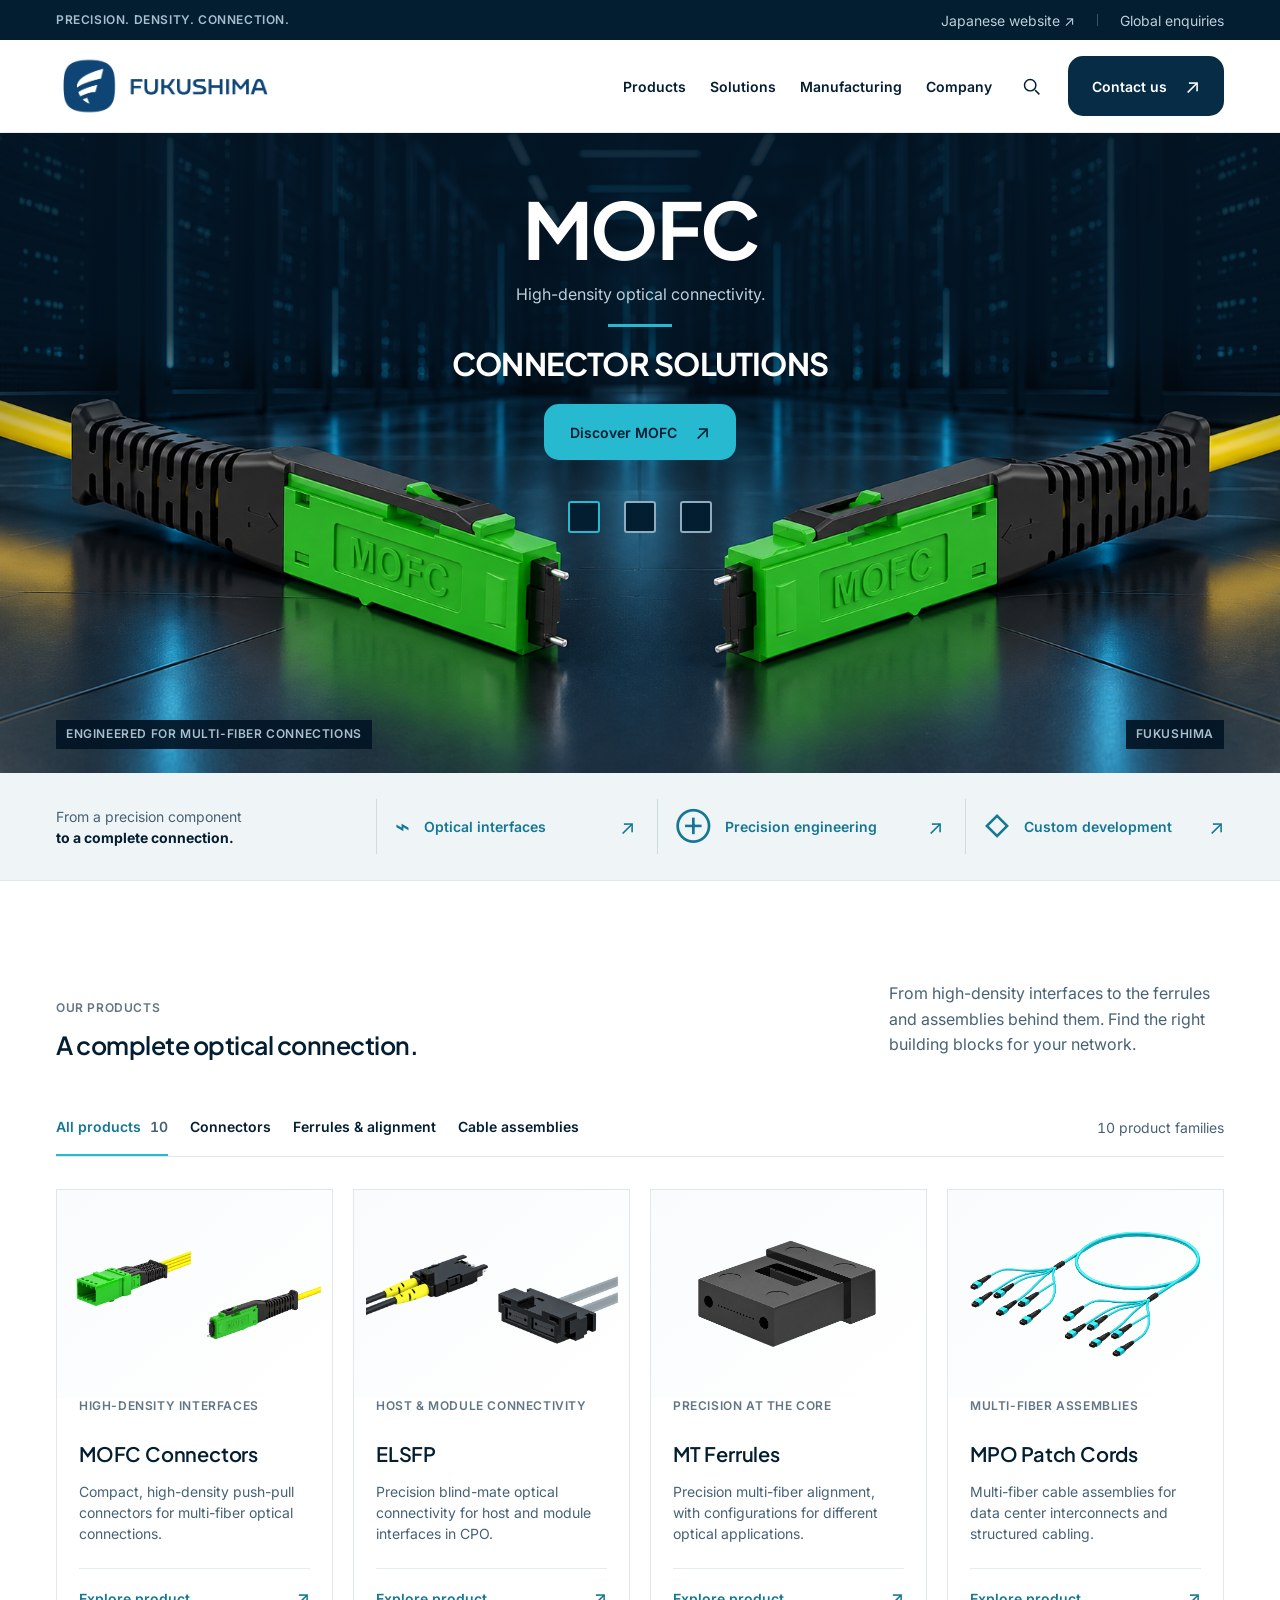
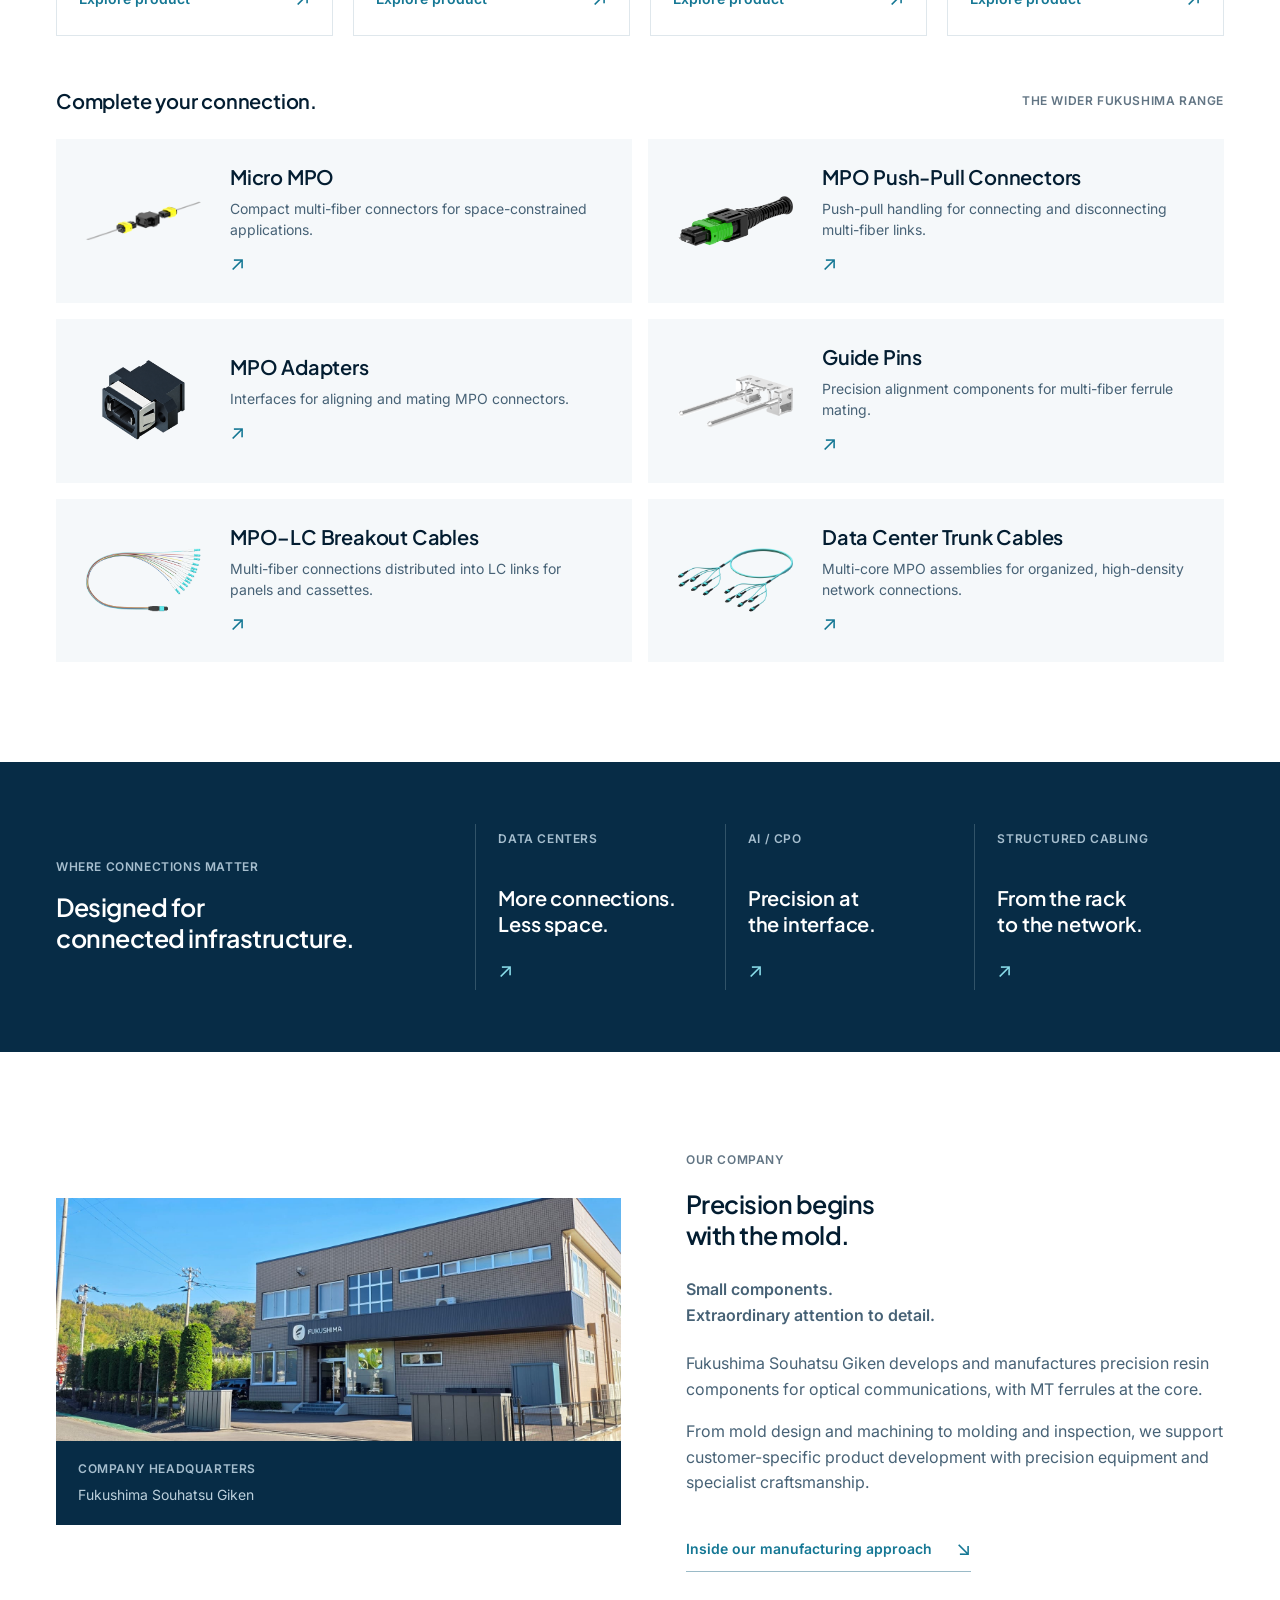
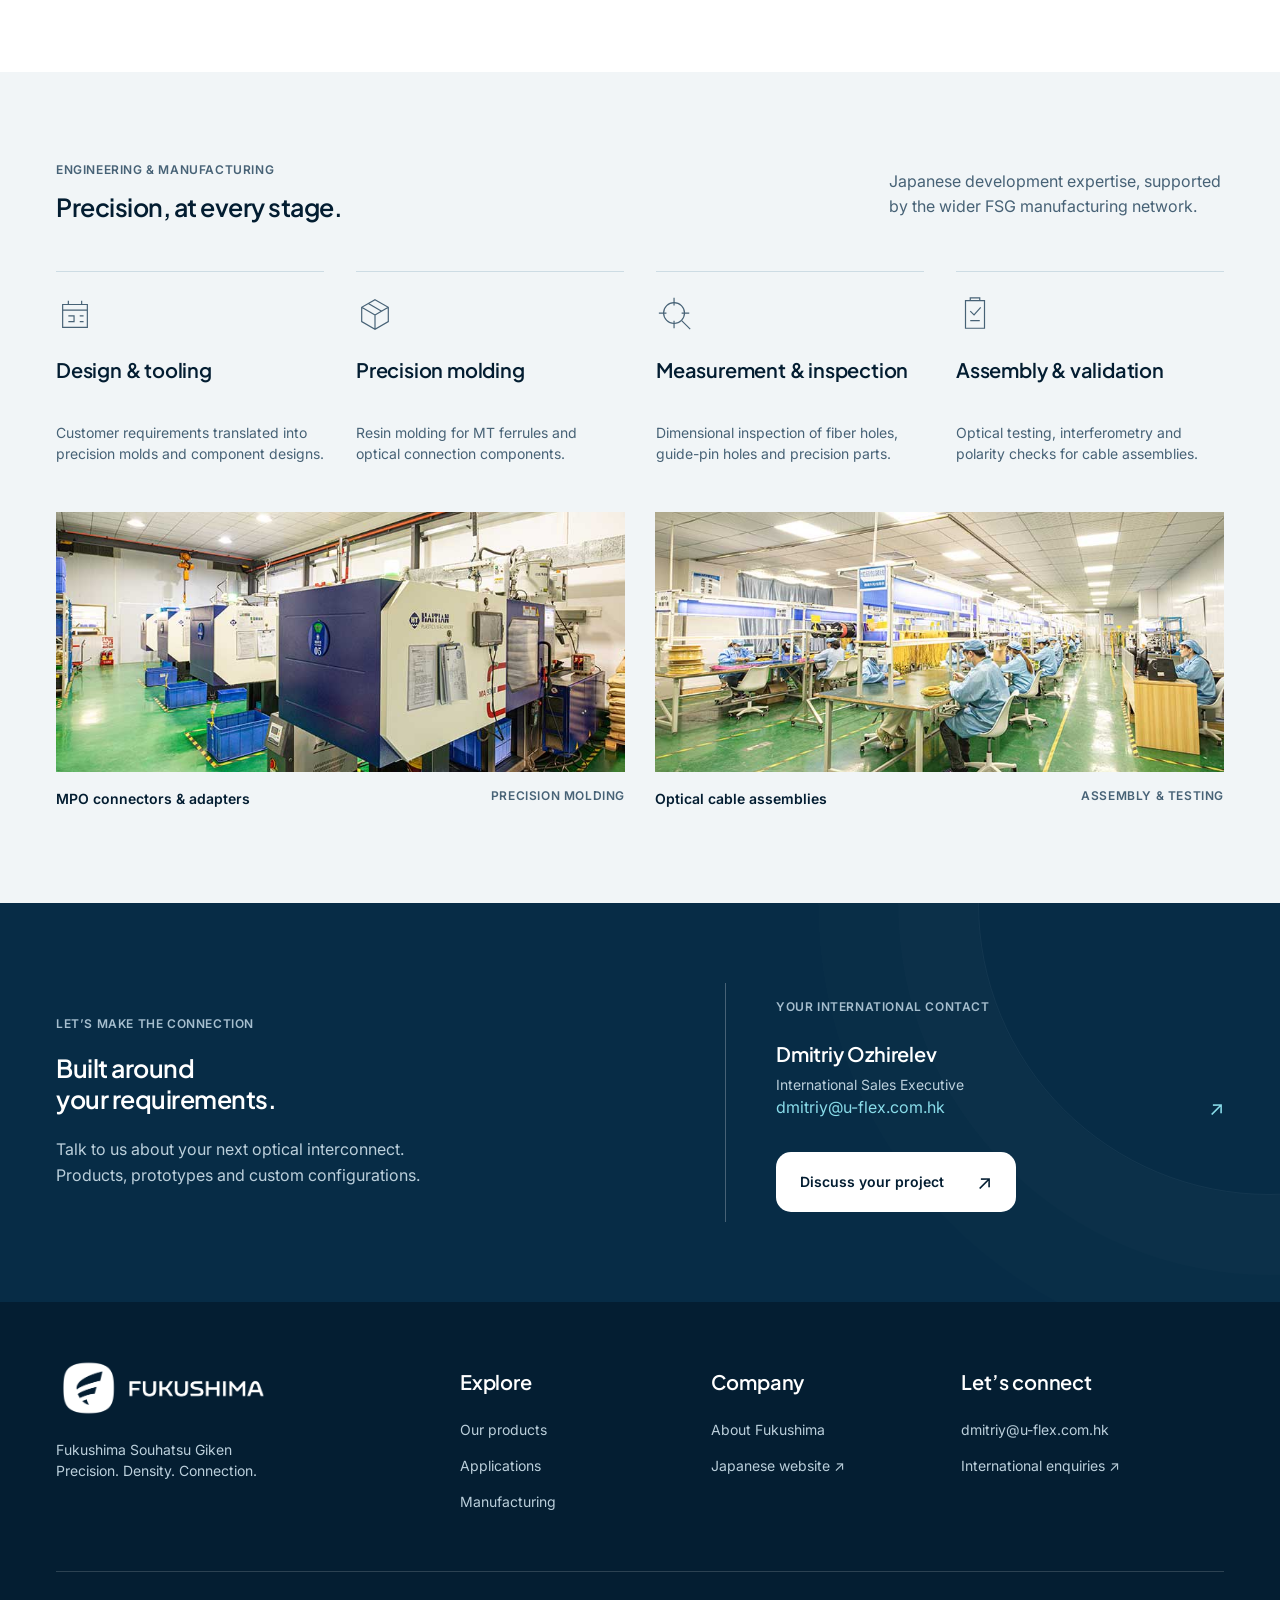
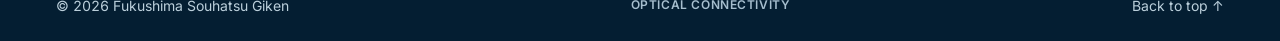
<file: index.html>
<!doctype html>
<html lang="en">
<head>
<meta charset="utf-8">
<meta http-equiv="Content-Security-Policy" content="default-src 'self'; script-src 'self'; style-src 'self' 'unsafe-inline'; img-src 'self' data:; font-src 'self'; connect-src 'self'; object-src 'none'; base-uri 'self'; form-action 'none'">
<meta name="referrer" content="strict-origin-when-cross-origin">
<meta name="robots" content="index,follow,max-image-preview:large"><meta name="viewport" content="width=device-width,initial-scale=1">
<meta name="description" content="Fukushima precision optical connectivity. Explore MOFC connectors, ELSFP, MT ferrules and multi-fiber cable assemblies.">
<meta name="theme-color" content="#072c46"><title>FUKUSHIMA — Precision. Density. Connection.</title>
<link rel="stylesheet" href="typography.css?v=f750e4bb4cea">
<link rel="stylesheet" href="styles.css?v=desktop-fade-20261023"><script src="assets/asset-bounds.js?v=mt36-cavity-20261026" defer></script><script src="app.js?v=mt36-cavity-20261026" defer></script>
<link rel="icon" type="image/svg+xml" href="favicon.svg">
<meta property="og:type" content="website">
<meta property="og:site_name" content="Fukushima Souhatsu Giken">
<meta property="og:title" content="FUKUSHIMA — Precision. Density. Connection.">
<meta property="og:description" content="Precision optical connectivity: MOFC connectors, ELSFP, MT ferrules and multi-fiber cable assemblies.">
<meta property="og:locale" content="en_US">
<meta name="twitter:card" content="summary_large_image">
<!-- SITE_ORIGIN_START --><!-- SITE_ORIGIN_END -->
</head>
<body>
<a class="skip-link" href="#main">Skip to content</a>
<div class="utility"><div class="container utility-inner"><span>PRECISION. DENSITY. CONNECTION.</span><div><a href="https://f-souhatsugiken.co.jp/" target="_blank" rel="noopener">Japanese website <span aria-hidden="true">↗</span></a><span class="utility-separator"></span><a href="#contact">Global enquiries</a></div></div></div>
<header class="site-header"><div class="container nav-inner">
<a href="#" class="brand" aria-label="Fukushima home"><img src="assets/logo-navy.png" alt="FUKUSHIMA" width="2000" height="542"></a>
<nav class="desktop-nav" aria-label="Main navigation"><a href="#products">Products</a><a href="#solutions">Solutions</a><a href="#manufacturing">Manufacturing</a><a href="#company">Company</a></nav>
<div class="nav-actions"><button class="icon-button search-toggle" aria-label="Search products"><svg viewBox="0 0 24 24" aria-hidden="true"><circle cx="10.5" cy="10.5" r="6.5"/><path d="m16 16 5 5"/></svg></button><a class="button button-navy nav-contact" href="#contact">Contact us <span>↗</span></a><button class="icon-button menu-toggle" aria-label="Open navigation" aria-expanded="false"><span></span><span></span></button></div>
</div><nav class="mobile-nav" aria-label="Mobile navigation" hidden><a href="#products">Products</a><a href="#solutions">Solutions</a><a href="#manufacturing">Manufacturing</a><a href="#company">Company</a><a href="#contact">Contact us</a></nav></header>
<main id="main">
<section class="hero hero-carousel" aria-label="Featured optical components" aria-roledescription="carousel" data-active-slide="mofc">
<div class="hero-slide hero-full-width hero-mofc is-active" id="hero-mofc" role="group" aria-roledescription="slide" aria-label="1 of 3: MOFC connectors" data-hero-slide="mofc">
<img class="hero-mobile-backdrop" src="assets/hero-mofc-fresh-render-v5.webp" alt="" aria-hidden="true" width="1774" height="887">
<picture class="hero-image"><img src="assets/hero-mofc-fresh-render-v5.webp" alt="Two green MOFC connectors with clean molded surfaces in a dark navy data-center hall" fetchpriority="high" width="1774" height="887"></picture>
<div class="hero-shade"></div>
<div class="container hero-inner">
  <div class="hero-copy">
    <h1 id="hero-title" class="type-display">MOFC</h1>
    <p class="hero-tagline">High-density optical connectivity.</p>
    <span class="hero-divider" aria-hidden="true"></span>
    <p class="hero-statement type-h1">CONNECTOR SOLUTIONS</p>
    <div class="hero-actions"><button class="button button-cyan" data-product="mofc">Discover MOFC <span>↗</span></button></div>
  </div>
</div>
<div class="hero-caption"><span>ENGINEERED FOR MULTI-FIBER CONNECTIONS</span><span>FUKUSHIMA</span></div>
</div>
<div class="hero-slide hero-full-width hero-ferrules" id="hero-ferrules" role="group" aria-roledescription="slide" aria-label="2 of 3: MT ferrules" data-hero-slide="ferrules" aria-hidden="true" inert>
  <picture class="hero-image"><img src="assets/hero-mt-ferrules-v3-36f.webp" alt="Four precision MT ferrules on illuminated display platforms against a softly blurred navy data-center background" width="1774" height="887" decoding="async"></picture>
  <div class="hero-shade"></div>
  <div class="container hero-inner">
    <div class="hero-copy">
      <p class="eyebrow">PRECISION AT THE CORE</p>
      <h2 class="type-display">MT Ferrules</h2>
      <p class="hero-description">Precision multi-fiber alignment for high-density optical connections.</p>
      <ul class="hero-specs" aria-label="Available fiber counts">
        <li><code class="part-number" data-spec>12F</code></li>
        <li><code class="part-number" data-spec>16F</code></li>
        <li><code class="part-number" data-spec>24F</code></li>
        <li><code class="part-number" data-spec>36F</code></li>
      </ul>
      <div class="hero-actions"><button class="button button-cyan" data-product="mt">Explore MT ferrules <span aria-hidden="true">↗</span></button></div>
    </div>
  </div>
  <div class="hero-caption"><span>PRECISION MOLDED. PURPOSE BUILT.</span><span>FUKUSHIMA</span></div>
</div>
<div class="hero-slide hero-full-width hero-pushpull" id="hero-pushpull" role="group" aria-roledescription="slide" aria-label="3 of 3: MPO push-pull patch cords" data-hero-slide="pushpull" aria-hidden="true" inert>
  <picture class="hero-image"><img src="assets/hero-mpo-pushpull-v1.webp" alt="Two green MPO push-pull connectors with black ribbed boots and yellow cables against a navy data-center background" width="1774" height="887" decoding="async"></picture>
  <div class="hero-shade"></div>
  <div class="container hero-inner">
    <div class="hero-copy">
      <p class="eyebrow">HIGH-DENSITY CONNECTIONS</p>
      <h2 class="type-display">MPO</h2>
      <p class="hero-subtitle type-h2">Push-pull patch cords</p>
      <p class="hero-description">Push-pull handling for high-density multi-fiber links.</p>
      <div class="hero-actions"><button class="button button-cyan" data-product="pushpull">Explore MPO push-pull <span aria-hidden="true">↗</span></button></div>
    </div>
  </div>
  <div class="hero-caption"><span>CONNECT. DISCONNECT. WITH EASE.</span><span>FUKUSHIMA</span></div>
</div>
<div class="hero-switches" role="group" aria-label="Choose a hero slide" hidden>
  <button type="button" class="hero-switch is-active" data-hero-target="mofc" aria-label="Show MOFC connectors" aria-controls="hero-mofc" aria-pressed="true" title="MOFC connectors"></button>
  <button type="button" class="hero-switch" data-hero-target="ferrules" aria-label="Show MT ferrules" aria-controls="hero-ferrules" aria-pressed="false" title="MT ferrules"></button>
  <button type="button" class="hero-switch" data-hero-target="pushpull" aria-label="Show MPO push-pull patch cords" aria-controls="hero-pushpull" aria-pressed="false" title="MPO push-pull patch cords"></button>
</div>
<p class="sr-only hero-slide-status" aria-live="polite" aria-atomic="true"></p>
</section>
<div class="capability-band"><div class="container capability-inner"><p>From a precision component<br><strong>to a complete connection.</strong></p><a href="#products"><span class="mini-icon">⌁</span>Optical interfaces<span class="small-arrow">↗</span></a><a href="#manufacturing"><span class="mini-icon crosshair">⊕</span>Precision engineering<span class="small-arrow">↗</span></a><a href="#contact"><span class="mini-icon">◇</span>Custom development<span class="small-arrow">↗</span></a></div></div>
<section class="section products-section" id="products">
<div class="container"><div class="section-heading"><div><p class="eyebrow">OUR PRODUCTS</p><h2>A complete optical connection.</h2></div><p class="section-intro">From high-density interfaces to the ferrules and assemblies behind them. Find the right building blocks for your network.</p></div>
<noscript><p>Enable JavaScript to filter products, view details, and switch hero slides. For product enquiries, email <a href="mailto:dmitriy@u-flex.com.hk">dmitriy@u-flex.com.hk</a>.</p></noscript>
<div class="catalog-controls"><div class="filters" role="group" aria-label="Filter products"><button class="filter active" data-filter="all" aria-pressed="true">All products <span>10</span></button><button class="filter" data-filter="connectors" aria-pressed="false">Connectors</button><button class="filter" data-filter="precision" aria-pressed="false">Ferrules & alignment</button><button class="filter" data-filter="cables" aria-pressed="false">Cable assemblies</button></div><p class="catalog-count" aria-live="polite">10 product families</p></div>
<div class="featured-grid" id="featured-products"><article class="product-card" data-category="connectors"><div class="product-art pair"><svg class="product-svg" viewBox="0 117 1642 837" aria-hidden="true"><image href="assets/mofc_large.webp" width="1642" height="958"/></svg><svg class="product-svg" viewBox="41 38 1602 838" aria-hidden="true"><image href="assets/mofc_single.webp" width="1643" height="957"/></svg></div><div class="product-info"><p class="product-family">HIGH-DENSITY INTERFACES</p><h3>MOFC Connectors</h3><p>Compact, high-density push-pull connectors for multi-fiber optical connections.</p><button class="card-link" data-product="mofc" aria-label="View MOFC Connectors details">Explore product</button></div></article><article class="product-card" data-category="connectors"><div class="product-art pair"><svg class="product-svg" viewBox="0 21 1613 915" aria-hidden="true"><image href="assets/elsfp_plug.webp" width="1642" height="958"/></svg><svg class="product-svg" viewBox="55 9 1587 931" aria-hidden="true"><image href="assets/elsfp_receiver.webp" width="1642" height="958"/></svg></div><div class="product-info"><p class="product-family">HOST &amp; MODULE CONNECTIVITY</p><h3>ELSFP</h3><p>Precision blind-mate optical connectivity for host and module interfaces in CPO.</p><button class="card-link" data-product="elsfp" aria-label="View ELSFP details">Explore product</button></div></article><article class="product-card" data-category="precision"><div class="product-art ferrules"><svg class="product-svg" viewBox="17 37 1611 901" aria-hidden="true"><image href="assets/mt12.webp" width="1642" height="958"/></svg></div><div class="product-info"><p class="product-family">PRECISION AT THE CORE</p><h3>MT Ferrules</h3><p>Precision multi-fiber alignment, with configurations for different optical applications.</p><button class="card-link" data-product="mt" aria-label="View MT Ferrules details">Explore product</button></div></article><article class="product-card" data-category="cables"><div class="product-art "><svg class="product-svg" viewBox="0 0 1690 919" aria-hidden="true"><image href="assets/mpo_assembly.webp" width="1690" height="931"/></svg></div><div class="product-info"><p class="product-family">MULTI-FIBER ASSEMBLIES</p><h3>MPO Patch Cords</h3><p>Multi-fiber cable assemblies for data center interconnects and structured cabling.</p><button class="card-link" data-product="mpo" aria-label="View MPO Patch Cords details">Explore product</button></div></article></div>
<div class="range-heading"><h3>Complete your connection.</h3><span>THE WIDER FUKUSHIMA RANGE</span></div>
<div class="range-grid" id="range-products"><button class="range-card" data-product="micro" data-category="connectors" aria-label="View Micro MPO details"><div class="product-art "><svg class="product-svg" viewBox="132 952 2283 763" aria-hidden="true"><image href="assets/micro_native.webp" width="2560" height="2560"/></svg></div><span><h3>Micro MPO</h3><p>Compact multi-fiber connectors for space-constrained applications.</p><span class="range-arrow" aria-hidden="true">↗</span></span></button><button class="range-card" data-product="pushpull" data-category="connectors" aria-label="View MPO Push-Pull Connectors details"><div class="product-art "><svg class="product-svg" viewBox="436 955 1708 738" aria-hidden="true"><image href="assets/pushpull_native.webp" width="2560" height="2560"/></svg></div><span><h3>MPO Push-Pull Connectors</h3><p>Push-pull handling for connecting and disconnecting multi-fiber links.</p><span class="range-arrow" aria-hidden="true">↗</span></span></button><button class="range-card" data-product="adapter" data-category="connectors" aria-label="View MPO Adapters details"><div class="product-art "><svg class="product-svg" viewBox="0 0 1254 1238" aria-hidden="true"><image href="assets/adapter.webp" width="1254" height="1254"/></svg></div><span><h3>MPO Adapters</h3><p>Interfaces for aligning and mating MPO connectors.</p><span class="range-arrow" aria-hidden="true">↗</span></span></button><button class="range-card" data-product="pins" data-category="precision" aria-label="View Guide Pins details"><div class="product-art "><svg class="product-svg" viewBox="411 1004 1579 727" aria-hidden="true"><image href="assets/pins_native.webp" width="2560" height="2560"/></svg></div><span><h3>Guide Pins</h3><p>Precision alignment components for multi-fiber ferrule mating.</p><span class="range-arrow" aria-hidden="true">↗</span></span></button><button class="range-card" data-product="breakout" data-category="cables" aria-label="View MPO–LC Breakout Cables details"><div class="product-art "><svg class="product-svg" viewBox="0 0 773 419" aria-hidden="true"><image href="assets/breakout.webp" width="773" height="419"/></svg></div><span><h3>MPO–LC Breakout Cables</h3><p>Multi-fiber connections distributed into LC links for panels and cassettes.</p><span class="range-arrow" aria-hidden="true">↗</span></span></button><button class="range-card" data-product="trunk" data-category="cables" aria-label="View Data Center Trunk Cables details"><div class="product-art "><svg class="product-svg" viewBox="0 0 700 384" aria-hidden="true"><image href="assets/trunk.webp" width="700" height="384"/></svg></div><span><h3>Data Center Trunk Cables</h3><p>Multi-core MPO assemblies for organized, high-density network connections.</p><span class="range-arrow" aria-hidden="true">↗</span></span></button></div>
<p class="empty-state" hidden>No matching products. Try another search.</p>
</div></section>
<section class="solutions-section" id="solutions"><div class="container solutions-inner"><div class="solutions-title"><p class="eyebrow light">WHERE CONNECTIONS MATTER</p><h2>Designed for <br>connected infrastructure.</h2></div><div class="solution-list">
<button class="solution" data-solution="data"><span class="solution-label">DATA CENTERS</span><h3>More connections. <br>Less space.</h3><span class="solution-arrow">↗</span></button>
<button class="solution" data-solution="cpo"><span class="solution-label">AI / CPO</span><h3>Precision at <br>the interface.</h3><span class="solution-arrow">↗</span></button>
<button class="solution" data-solution="cabling"><span class="solution-label">STRUCTURED CABLING</span><h3>From the rack <br>to the network.</h3><span class="solution-arrow">↗</span></button>
</div></div></section>
<section class="section company-section" id="company"><div class="container company-grid">
<figure class="company-photo company-photo-headquarters">
  <img src="assets/company-headquarters.jpg" alt="Fukushima company headquarters exterior with the Fukushima logo above the entrance" loading="lazy" width="1600" height="686">
  <figcaption class="photo-caption"><span>COMPANY HEADQUARTERS</span><span>Fukushima Souhatsu Giken</span></figcaption>
</figure>
<div class="company-copy"><p class="eyebrow">OUR COMPANY</p><h2>Precision begins<br>with the mold.</h2><p class="lead">Small components.<br>Extraordinary attention to detail.</p><p>Fukushima Souhatsu Giken develops and manufactures precision resin components for optical communications, with MT ferrules at the core.</p><p>From mold design and machining to molding and inspection, we support customer-specific product development with precision equipment and specialist craftsmanship.</p><a class="text-link" href="#manufacturing">Inside our manufacturing approach <span>↘</span></a></div>
</div></section>
<section class="manufacturing-section" id="manufacturing"><div class="container">
<div class="section-heading"><div><p class="eyebrow">ENGINEERING & MANUFACTURING</p><h2>Precision, at every stage.</h2></div><p class="section-intro">Japanese development expertise, supported by the wider FSG manufacturing network.</p></div>
<div class="process-grid">
<article><span class="process-icon"><svg viewBox="0 0 40 40" aria-hidden="true"><path d="M7 10h26v24H7zM7 16h26M13 10V6m14 4V6M13 22h6v6h-6m12-6h4m-4 6h4"/></svg></span><h3>Design & tooling</h3><p>Customer requirements translated into precision molds and component designs.</p></article>
<article><span class="process-icon"><svg viewBox="0 0 40 40" aria-hidden="true"><path d="m20 5 14 8v15l-14 8-14-8V13l14-8Zm0 16 14-8M20 21 6 13m14 8v15M13 9l14 8"/></svg></span><h3>Precision molding</h3><p>Resin molding for MT ferrules and optical connection components.</p></article>
<article><span class="process-icon"><svg viewBox="0 0 40 40" aria-hidden="true"><circle cx="19" cy="19" r="11"/><path d="m27 27 9 9M19 3v8m0 16v8M3 19h8m16 0h8"/></svg></span><h3>Measurement & inspection</h3><p>Dimensional inspection of fiber holes, guide-pin holes and precision parts.</p></article>
<article><span class="process-icon"><svg viewBox="0 0 40 40" aria-hidden="true"><path d="M10 6h20v29H10zM15 6V3h10v3M15 17l4 4 7-8M15 27h10"/></svg></span><h3>Assembly & validation</h3><p>Optical testing, interferometry and polarity checks for cable assemblies.</p></article>
</div>
<div class="manufacturing-photos"><figure><img src="assets/factory_mpo_connectors.jpg" alt="MPO connector and adapter molding equipment" loading="lazy" width="800" height="600"><figcaption><span>MPO connectors & adapters</span><span>PRECISION MOLDING</span></figcaption></figure><figure><img src="assets/factory_cable_assemblies.jpg" alt="Operators working on optical cable assemblies" loading="lazy" width="800" height="600"><figcaption><span>Optical cable assemblies</span><span>ASSEMBLY & TESTING</span></figcaption></figure></div>
</div></section>
<section class="contact-section" id="contact"><div class="container contact-inner"><div><p class="eyebrow light">LET’S MAKE THE CONNECTION</p><h2>Built around<br><em>your requirements.</em></h2><p>Talk to us about your next optical interconnect.<br>Products, prototypes and custom configurations.</p></div><div class="contact-card"><span class="contact-overline">YOUR INTERNATIONAL CONTACT</span><h3>Dmitriy Ozhirelev</h3><p>International Sales Executive</p><a href="mailto:dmitriy@u-flex.com.hk" class="contact-email">dmitriy@u-flex.com.hk <span>↗</span></a><a class="button button-white" href="mailto:dmitriy@u-flex.com.hk?subject=Fukushima%20product%20enquiry">Discuss your project <span>↗</span></a></div></div></section>
</main>
<footer><div class="container footer-main"><div class="footer-brand"><a href="#" aria-label="Fukushima home"><img src="assets/logo-white.png" alt="FUKUSHIMA" width="2000" height="542"></a><p>Fukushima Souhatsu Giken<br>Precision. Density. Connection.</p></div><div><h3>Explore</h3><a href="#products">Our products</a><a href="#solutions">Applications</a><a href="#manufacturing">Manufacturing</a></div><div><h3>Company</h3><a href="#company">About Fukushima</a><a href="https://f-souhatsugiken.co.jp/" target="_blank" rel="noopener">Japanese website ↗</a></div><div><h3>Let’s connect</h3><a href="mailto:dmitriy@u-flex.com.hk">dmitriy@u-flex.com.hk</a><a href="#contact">International enquiries ↗</a></div></div><div class="container footer-bottom"><span>© 2026 Fukushima Souhatsu Giken</span><span class="preview-label">OPTICAL CONNECTIVITY</span><a href="#main">Back to top ↑</a></div></footer>
<dialog id="product-dialog" aria-labelledby="product-dialog-title"><button class="dialog-close icon-button" aria-label="Close product details"><svg viewBox="0 0 24 24" aria-hidden="true" focusable="false"><path d="M6 6l12 12M18 6L6 18"/></svg></button><div class="dialog-content"></div></dialog>
<dialog id="search-dialog" aria-labelledby="search-title"><button class="dialog-close icon-button" aria-label="Close search"><svg viewBox="0 0 24 24" aria-hidden="true" focusable="false"><path d="M6 6l12 12M18 6L6 18"/></svg></button><p class="eyebrow">PRODUCT FINDER</p><h2 id="search-title">Find your connection.</h2><label for="product-search">Search by product or application</label><input id="product-search" type="search" placeholder="Try MOFC, ferrules or cable…" autocomplete="off"><div id="search-results" aria-live="polite"></div></dialog>
</body></html>
</file>
<file: typography.css>
/* Fukushima typography system. Keep all text styles in this file. */
@font-face {
  font-family: "Plus Jakarta Sans";
  src: url("assets/fonts/PlusJakartaSans-Variable.ttf") format("truetype");
  font-style: normal;
  font-weight: 200 800;
  font-display: swap;
}
@font-face {
  font-family: "Inter";
  src: url("assets/fonts/Inter-Variable.ttf") format("truetype");
  font-style: normal;
  font-weight: 100 900;
  font-display: swap;
}
@font-face {
  font-family: "JetBrains Mono";
  src: url("assets/fonts/JetBrainsMono-Variable.ttf") format("truetype");
  font-style: normal;
  font-weight: 100 800;
  font-display: swap;
}

:root {
  --font-heading: "Plus Jakarta Sans", system-ui, sans-serif;
  --font-ui: "Inter", system-ui, sans-serif;
  --font-mono: "JetBrains Mono", ui-monospace, monospace;
  --font-display: 2.44rem;
  --font-h1: 1.95rem;
  --font-h2: 1.56rem;
  --font-h3: 1.25rem;
  --font-body: 1rem;
  --font-body-sm: 0.875rem;
  --font-caption: 0.75rem;
  --weight-regular: 400;
  --weight-semibold: 600;
  --weight-bold: 700;
  --leading-display: 1.15;
  --leading-h1: 1.2;
  --leading-h2: 1.25;
  --leading-h3: 1.3;
  --leading-body: 1.6;
  --leading-body-sm: 1.5;
  --leading-caption: 1.4;
  --tracking-display: -0.03em;
  --tracking-h1: -0.025em;
  --tracking-h2: -0.02em;
  --tracking-h3: -0.01em;
  --tracking-body: normal;
  --tracking-caption: 0.05em;
  --measure: 65ch;

  /* Existing brand colors; text uses the deepest and steel-neutral tones. */
  --navy: #072c46;
  --deep: #031d31;
  --ink: #10344b;
  --cyan: #27b9d0;
  --muted: #627584;
  --line: #dfe7ec;
  --pale: #f3f6f8;
  --white: #fff;
  --text-primary: var(--deep);
  --text-secondary: #476276;
  --text-tertiary: var(--muted);
  --text-on-dark-primary: var(--white);
  --text-on-dark-secondary: #bbcfdb;
  --text-on-dark-tertiary: #a6bece;
  --link: #147794;
  --link-hover: var(--navy);
  --link-on-dark: #89dce9;
  --focus: var(--link);
  --status-text: var(--deep);
  --status-surface: var(--cyan);
}

html { font-size: 100%; }
body {
  font-family: var(--font-ui);
  font-size: var(--font-body);
  font-weight: var(--weight-regular);
  line-height: var(--leading-body);
  letter-spacing: var(--tracking-body);
  color: var(--text-primary);
  font-optical-sizing: auto;
  font-synthesis: none;
}
button, input, select, textarea { font: inherit; }
a { color: inherit; }
p { max-width: var(--measure); color: var(--text-secondary); }
h1, h2, h3, h4, h5, h6, .type-display, .type-h1, .type-h2, .type-h3 {
  font-family: var(--font-heading);
  font-style: normal;
  color: var(--text-primary);
  text-wrap: balance;
}
strong, b { font-weight: var(--weight-bold); }
h1, .type-h1 {
  font-size: var(--font-h1);
  font-weight: var(--weight-bold);
  line-height: var(--leading-h1);
  letter-spacing: var(--tracking-h1);
}
h2, .type-h2 {
  font-size: var(--font-h2);
  font-weight: var(--weight-semibold);
  line-height: var(--leading-h2);
  letter-spacing: var(--tracking-h2);
}
h3, h4, h5, h6, .type-h3 {
  font-size: var(--font-h3);
  font-weight: var(--weight-semibold);
  line-height: var(--leading-h3);
  letter-spacing: var(--tracking-h3);
}
.hero h1, .hero .type-display {
  font-size: var(--font-display);
  font-weight: var(--weight-bold);
  line-height: var(--leading-display);
  letter-spacing: var(--tracking-display);
}
#hero-title,
#hero-ferrules .type-display,
#hero-pushpull .type-display {
  font-size: 4.88rem;
}
@media (max-width: 920px) {
  #hero-title,
  #hero-ferrules .type-display,
  #hero-pushpull .type-display {
    font-size: var(--font-display);
  }
}
@media (max-width: 640px) {
  .hero-statement { font-size: var(--font-h2); line-height: var(--leading-h2); letter-spacing: var(--tracking-h2); }
  .hero-tagline, .hero-description { font-size: var(--font-body-sm); line-height: var(--leading-body-sm); }
}
.type-body {
  font-size: var(--font-body);
  font-weight: var(--weight-regular);
  line-height: var(--leading-body);
  letter-spacing: var(--tracking-body);
}
.type-body-sm, .utility a, .desktop-nav a, .mobile-nav a, .button,
.text-link, .capability-inner, .filter, .catalog-count,
.product-info > p:not(.product-family), .card-link, .range-card p,
.photo-caption, .process-grid p, .manufacturing-photos figcaption,
.contact-card p, .footer-brand p, .footer-main > div > a, .footer-bottom,
.detail-note, .detail-variants button, .solution-products button,
#search-dialog label, .search-result, .search-result span,
.review-controls, .review-title small {
  font-size: var(--font-body-sm);
  line-height: var(--leading-body-sm);
  letter-spacing: var(--tracking-body);
}
.type-caption, .eyebrow, .utility-inner > span, .hero-caption,
.product-family, .range-heading > span, .solution-label,
.photo-caption > span:first-child, .location-label,
.manufacturing-photos figcaption > span:last-child, .contact-overline,
.preview-label, .product-tags > span, .spec-label, .review-title {
  font-family: var(--font-ui);
  font-size: var(--font-caption);
  font-weight: var(--weight-semibold);
  line-height: var(--leading-caption);
  letter-spacing: var(--tracking-caption);
  text-transform: uppercase;
  color: var(--text-tertiary);
}
.eyebrow, .product-family { margin-bottom: 1rem; }
.desktop-nav a, .mobile-nav a, .button, .text-link, .filter,
.capability-inner > a, .card-link, .search-result,
.solution-products button, .company-copy .lead,
.manufacturing-photos figcaption > span:first-child {
  font-weight: var(--weight-semibold);
}
.company-copy .lead { font-family: var(--font-ui); }
.search-result span, .review-title small { font-weight: var(--weight-regular); }
.review-title small { text-transform: none; }
.hero-tagline { font-style: normal; }
.hero-specs { color: var(--text-on-dark-secondary); }
.contact-inner h2 em { font-style: normal; color: inherit; }
.section-intro, .empty-state, .search-empty,
.detail-note, #search-dialog label, .search-result span {
  color: var(--text-secondary);
}
.catalog-count, .footer-bottom, .detail-note { font-variant-numeric: tabular-nums; }

/* Muted text must stay readable on tinted surfaces as well as white. */
.capability-band, .manufacturing-section, .range-card, .dialog-art,
.solution-products, .detail-variants button, .review-bar {
  --text-tertiary: var(--text-secondary);
}
.utility, .hero, .solutions-section, .photo-caption, .contact-section, footer,
[data-theme="dark"] {
  --text-primary: var(--text-on-dark-primary);
  --text-secondary: var(--text-on-dark-secondary);
  --text-tertiary: var(--text-on-dark-tertiary);
  --link: var(--link-on-dark);
  --link-hover: var(--white);
  --focus: var(--cyan);
  color: var(--text-secondary);
}
.location-label, .button-white, .button-cyan {
  color: var(--deep);
}
.button-navy, .review-controls button.active { color: var(--white); }
.skip-link, .icon-button, .capability-inner strong, .filter,
.range-card, .search-result, .solution-products button, .detail-variants button {
  color: var(--text-primary);
}
.filter span { color: var(--text-secondary); font-variant-numeric: tabular-nums; }
.filter.active, .text-link, .card-link, .contact-email,
.mini-icon, .small-arrow, .range-arrow, .solution-arrow,
.card-link::after, .contact-email span { color: var(--link); }
.capability-inner > a { color: var(--link); }
.light-link { color: var(--link-on-dark); }
.text-link:hover, .card-link:hover, .filter:hover, footer a:hover,
.utility a:hover, .contact-email:hover { color: var(--link-hover); }
.process-icon { color: var(--text-secondary); }
.solution { color: var(--text-primary); }
.product-tags > span { color: var(--text-tertiary); }
.status-badge { background: var(--status-surface); color: var(--status-text); }
button:focus-visible, a:focus-visible, input:focus-visible,
select:focus-visible, textarea:focus-visible {
  outline: 3px solid var(--focus);
  outline-offset: 5px;
}

/* Icons use scale tokens; they are not additional text sizes. */
.button > span, .text-link > span, .small-arrow, .card-link::after,
.range-arrow, .solution-arrow, .contact-email > span {
  font-size: var(--font-h3);
  line-height: var(--leading-h3);
  font-weight: var(--weight-regular);
}
.mini-icon, .dialog-close { font-size: var(--font-h2); line-height: var(--leading-h2); }

/* Use mono only for technical identifiers and measured optical values. */
.spec-value, .part-number, .optical-value, code[data-spec] {
  font-family: var(--font-mono);
  font-size: var(--font-body-sm);
  font-weight: var(--weight-regular);
  line-height: var(--leading-body-sm);
  letter-spacing: var(--tracking-body);
  font-variant-numeric: tabular-nums slashed-zero;
  text-transform: none;
}
.spec-value--large { font-size: var(--font-body); line-height: var(--leading-body); }
.spec-table, .numeric, [data-numeric], .detail-variants {
  font-variant-numeric: tabular-nums;
}
.spec-table {
  width: 100%;
  border-collapse: collapse;
  font-family: var(--font-ui);
  font-size: var(--font-body-sm);
  line-height: var(--leading-body-sm);
  color: var(--text-secondary);
}
.spec-table th, .spec-table td { padding: 0.75rem 1rem; border-bottom: 1px solid var(--line); }
.spec-table th {
  color: var(--text-tertiary);
  font-size: var(--font-caption);
  font-weight: var(--weight-semibold);
  line-height: var(--leading-caption);
  letter-spacing: var(--tracking-caption);
  text-transform: uppercase;
  text-align: left;
}
.spec-table .numeric { text-align: right; }
</file>
<file: styles.css>
/* Layout and surfaces. Typography lives in typography.css. */
:root {
  --max:1280px;
}
* {
  box-sizing:border-box;
}
html {
  scroll-behavior:smooth;
  scroll-padding-top:100px;
}
body {
  margin:0;
  background:white;
  -webkit-font-smoothing:antialiased;
}
body.modal-open {
  overflow:hidden;
}
button,a {
  -webkit-tap-highlight-color:transparent;
}
a {
  text-decoration:none;
}
button {
  cursor:pointer;
}
img {
  max-width:100%;
  display:block;
}
button:disabled {
  cursor:default;
}
.container {
  width:calc(100% - 112px);
  max-width:var(--max);
  margin:0 auto;
}
.skip-link {
  position:absolute;
  left:20px;
  top:-80px;
  background:white;
  padding:15px;
  z-index:100;
}
.skip-link:focus {
  top:20px;
}
.utility {
  background:var(--deep);
}
.utility-inner {
  height:34px;
  display:flex;
  align-items:center;
  justify-content:space-between;
}
.utility-inner>div {
  display:flex;
  align-items:center;
  gap:22px;
}
.utility-separator {
  height:12px;
  width:1px;
  background:#3a5365;
}
.site-header {
  position:sticky;
  top:0;
  z-index:20;
  background:rgba(255,255,255,.98);
  border-bottom:1px solid #e7edf1;
}
.nav-inner {
  height:92px;
  display:flex;
  align-items:center;
  justify-content:space-between;
  gap:28px;
}
.brand {
  width:219px;
  flex-shrink:0;
}
.brand img {
  width:100%;
  height:auto;
}
.desktop-nav {
  display:flex;
  gap:32px;
  margin-left:auto;
  align-items:center;
}
.desktop-nav a {
  padding:36px 0;
  position:relative;
}
.desktop-nav a:after {
  content:"";
  position:absolute;
  bottom:26px;
  left:0;
  width:0;
  height:2px;
  background:var(--cyan);
  transition:width .2s;
}
.desktop-nav a:hover:after {
  width:100%;
}
.nav-actions {
  display:flex;
  align-items:center;
  gap:20px;
}
.icon-button {
  border:0;
  background:none;
  display:grid;
  place-items:center;
  width:34px;
  height:36px;
  padding:6px;
}
.icon-button svg {
  width:21px;
  height:21px;
  fill:none;
  stroke:currentColor;
  stroke-width:1.7;
}
.button {
  display:inline-flex;
  align-items:center;
  justify-content:space-between;
  gap:28px;
  min-height:48px;
  padding:16px 23px;
  border:1px solid transparent;
  transition:background .2s,transform .2s;
}
.button:hover {
  transform:translateY(-2px);
}
.button-navy {
  background:var(--navy);
}
.button-navy:hover {
  background:#104966;
}
.button-cyan {
  background:var(--cyan);
}
.button-cyan:hover {
  background:#6bd4e4;
}
.button-white {
  background:white;
}
.button-white:hover {
  background:#dceef3;
}
.menu-toggle {
  display:none;
}
.mobile-nav[hidden] {
  display:none;
}
.hero {
  height:clamp(570px,47vw,720px);
  background:#03182b;
  position:relative;
  overflow:hidden;
}
.hero-image {
  position:absolute;
  inset:0;
}
.hero-image img {
  width:100%;
  height:100%;
  object-fit:cover;
  object-position:center;
}
.hero-shade {
  position:absolute;
  inset:0;
  background:linear-gradient(90deg,rgba(2,20,35,.55) 0,rgba(2,20,35,.22) 31%,transparent 60%);
}
.hero-inner {
  height:100%;
  position:relative;
  display:flex;
  align-items:center;
  padding-bottom:42px;
}
.hero-copy {
  max-width:570px;
}
.eyebrow {
  margin:0 0 20px;
}
.hero .eyebrow {
  display:flex;
  gap:12px;
  align-items:center;
  margin-bottom:24px;
}
.hero .eyebrow span {
  width:23px;
  height:2px;
  background:#4dd0e5;
}
h1,h2,h3,p {
  margin-top:0;
}
.hero h1 {
  margin:0 0 24px;
}
.hero-description {
  margin:0 0 31px;
}
.hero-actions {
  display:flex;
  align-items:center;
  gap:24px;
}
.text-link {
  display:inline-flex;
  gap:24px;
  align-items:center;
  border-bottom:1px solid #9abac7;
  padding:10px 0;
}
.light-link {
  border-color:#617d91;
}
.text-link:hover {
  border-color:#1597b0;
}
.hero-caption {
  position:absolute;
  bottom:24px;
  left:56px;
  right:56px;
  display:flex;
  justify-content:space-between;
}
.capability-band {
  background:#eff4f6;
  border-bottom:1px solid var(--line);
}
.capability-inner {
  display:grid;
  grid-template-columns:1.15fr 1fr 1.1fr 1fr;
  align-items:center;
  min-height:107px;
  gap:32px;
}
.capability-inner>p {
  margin:0;
}
.capability-inner>a {
  display:flex;
  align-items:center;
  gap:14px;
  border-left:1px solid #cfdae1;
  padding:12px 0 12px 26px;
}
.small-arrow {
  margin-left:auto;
}
.section {
  padding:100px 0;
}
.section-heading {
  display:flex;
  align-items:flex-end;
  justify-content:space-between;
  gap:45px;
  margin-bottom:43px;
}
.section-heading h2,h2 {
  margin:0;
}
.section-heading .eyebrow {
  margin-bottom:13px;
}
.section-intro {
  max-width:335px;
  margin:0 0 3px;
}
.catalog-controls {
  display:flex;
  align-items:center;
  justify-content:space-between;
  border-bottom:1px solid var(--line);
  margin-bottom:32px;
  gap:15px;
}
.filters {
  display:flex;
  gap:29px;
  align-items:center;
}
.filter {
  background:none;
  border:0;
  border-bottom:2px solid transparent;
  padding:12px 0 17px;
  white-space:nowrap;
}
.filter.active {
  border-color:var(--cyan);
}
.filter span {
  padding-left:5px;
}
.catalog-count {
  margin:0;
  padding-bottom:5px;
}
.featured-grid {
  display:grid;
  grid-template-columns:repeat(4,minmax(0,1fr));
  gap:20px;
}
.product-card {
  border:1px solid var(--line);
  background:white;
  display:flex;
  flex-direction:column;
  transition:box-shadow .25s,border-color .25s,transform .25s;
  position:relative;
}
.product-card:hover {
  border-color:#a5cdd9;
  box-shadow:0 10px 30px #11354a0b;
  transform:translateY(-4px);
}
.product-art {
  height:208px;
  display:flex;
  align-items:center;
  justify-content:center;
  padding:34px 22px;
  background:linear-gradient(140deg,#f9fbfc,white);
  overflow:hidden;
  gap:8px;
  position:relative;
}
.product-svg {
  width:100%;
  height:100%;
  display:block;
  overflow:visible;
}
.product-art.pair .product-svg {
  width:51%;
}
.product-art.pair {
  gap:8px;
  padding-left:18px;
  padding-right:18px;
}
.product-art.pair .product-svg:first-child {
  transform:translateY(-12px);
}
.product-art.pair .product-svg:last-child {
  transform:translateY(17px);
}
.product-art.ferrules .product-svg {
  max-width:204px;
}
.product-info {
  padding:0 22px 21px;
  display:flex;
  flex:1;
  flex-direction:column;
}
.product-family {
  margin:0 0 10px;
}
.product-info h3 {
  margin:0 0 12px;
}
.product-info>p:not(.product-family) {
  margin:0 0 22px;
}
.card-link {
  display:flex;
  align-items:center;
  justify-content:space-between;
  background:none;
  border:0;
  border-top:1px solid #e5edf1;
  padding:16px 0 0;
  margin-top:auto;
  text-align:left;
}
.card-link:after {
  content:"↗";
}
.range-heading {
  display:flex;
  justify-content:space-between;
  align-items:center;
  margin:52px 0 25px;
}
.range-heading h3 {
  margin:0;
}
.range-grid {
  display:grid;
  grid-template-columns:repeat(3,minmax(0,1fr));
  gap:16px;
}
.range-card {
  display:grid;
  grid-template-columns:135px 1fr;
  align-items:center;
  text-align:left;
  background:#f5f8fa;
  border:1px solid transparent;
  padding:22px 18px;
  min-height:153px;
  gap:21px;
  transition:background .2s,border-color .2s;
}
.range-card:hover {
  background:#edf4f7;
  border-color:#bed7e1;
}
.range-card .product-art {
  height:92px;
  padding:5px;
  background:none;
}
.range-card h3 {
  margin:0 0 8px;
}
.range-card p {
  margin:0;
}
.range-card .range-arrow {
  display:inline-block;
  margin-top:10px;
}
.empty-state {
  text-align:center;
  padding:40px;
}
[hidden] {
  display:none!important;
}
.solutions-section {
  background:var(--navy);
  padding:62px 0;
  position:relative;
  overflow:hidden;
}
.solutions-inner {
  display:grid;
  grid-template-columns:1fr 1.6fr;
  gap:60px;
  align-items:center;
}
.solutions-title .eyebrow {
  margin-bottom:16px;
}
.solution-list {
  display:grid;
  grid-template-columns:repeat(3,1fr);
}
.solution {
  padding:7px 22px;
  border:0;
  border-left:1px solid #315368;
  background:none;
  text-align:left;
}
.solution h3 {
  margin:20px 0;
}
.solution-arrow {
  display:block;
  transition:transform .2s;
}
.solution:hover .solution-arrow {
  transform:translate(4px,-4px);
}
.company-grid {
  display:grid;
  grid-template-columns:1.05fr 1fr;
  gap:90px;
  align-items:center;
}
.company-visual {
  position:relative;
}
.company-photo {
  margin:0;
  min-width:0;
  overflow:hidden;
  background:var(--navy);
}
.company-photo-headquarters > img {
  width:100%;
  height:auto;
}
.company-visual>img {
  width:100%;
  aspect-ratio:1.15;
  object-fit:cover;
}
.photo-caption {
  background:var(--navy);
  padding:20px 22px;
  display:flex;
  flex-direction:column;
  gap:7px;
}
.location-label {
  position:absolute;
  left:22px;
  top:22px;
  background:#fffffff2;
  padding:12px 15px;
  display:flex;
  align-items:center;
  gap:9px;
}
.location-dot {
  height:6px;
  width:6px;
  border-radius:100%;
  background:#1cb3cb;
}
.company-copy h2 {
  margin-bottom:26px;
}
.company-copy .lead {
  margin-bottom:23px;
}
.company-copy>p:not(.eyebrow):not(.lead) {
  margin-bottom:17px;
}
.company-copy .text-link {
  margin-top:12px;
}
.manufacturing-section {
  background:#f1f5f7;
  padding:90px 0 94px;
}
.process-grid {
  display:grid;
  grid-template-columns:repeat(4,1fr);
  gap:32px;
  margin:48px 0;
}
.process-grid article {
  border-top:1px solid #cddce4;
  padding-top:23px;
}
.process-icon {
  display:block;
  width:38px;
  height:38px;
  margin-bottom:24px;
}
.process-icon svg {
  width:100%;
  height:100%;
  stroke:currentColor;
  stroke-width:1.25;
  fill:none;
}
.process-grid h3 {
  margin:0 0 13px;
}
.process-grid p {
  margin:0;
}
.manufacturing-photos {
  display:grid;
  grid-template-columns:1fr 1fr;
  gap:30px;
}
.manufacturing-photos figure {
  margin:0;
}
.manufacturing-photos img {
  width:100%;
  height:260px;
  object-fit:cover;
  object-position:center 48%;
}
.manufacturing-photos figcaption {
  display:flex;
  justify-content:space-between;
  gap:20px;
  align-items:center;
  padding-top:16px;
}
.contact-section {
  background:var(--navy);
  padding:80px 0;
  position:relative;
  overflow:hidden;
}
.contact-section:after {
  content:"";
  position:absolute;
  width:580px;
  height:580px;
  border:1px solid #ffffff0d;
  border-radius:50%;
  right:-280px;
  top:-290px;
  pointer-events:none;
  box-shadow:0 0 0 80px #ffffff03,0 0 0 160px #ffffff02;
}
.contact-inner {
  display:grid;
  grid-template-columns:1.2fr 1fr;
  gap:100px;
  align-items:center;
  position:relative;
  z-index:1;
}
.contact-inner h2 {
  margin-bottom:22px;
}
.contact-inner>div>p:not(.eyebrow) {
  margin-bottom:0;
}
.contact-card {
  border-left:1px solid #476276;
  padding:10px 0 10px 50px;
}
.contact-card h3 {
  margin:22px 0 7px;
}
.contact-card p {
  margin-bottom:26px;
}
.contact-email {
  display:flex;
  justify-content:space-between;
  align-items:center;
  gap:15px;
  max-width:290px;
}
.contact-card .button {
  margin-top:31px;
  min-width:240px;
}
footer {
  background:#041e32;
  padding-top:57px;
}
.footer-main {
  display:grid;
  grid-template-columns:1.7fr 1fr 1fr 1.2fr;
  gap:45px;
  padding-bottom:44px;
}
.footer-brand img {
  width:215px;
  height:auto;
}
.footer-brand p {
  margin:22px 0 0;
}
.footer-main h3 {
  margin:10px 0 24px;
}
.footer-main>div:not(.footer-brand)>a {
  display:block;
  margin:0 0 15px;
}
.footer-bottom {
  border-top:1px solid #2c4252;
  padding:23px 0 25px;
  display:flex;
  gap:20px;
  align-items:center;
  justify-content:space-between;
}
dialog {
  border:0;
  padding:0;
  width:900px;
  max-width:calc(100% - 40px);
  max-height:calc(100dvh - 60px);
  background:white;
  box-shadow:0 20px 100px #00101f50;
}
dialog::backdrop {
  background:#001a2cc4;
  backdrop-filter:blur(5px);
}
.dialog-close.icon-button {
  position:absolute;
  z-index:2;
  right:17px;
  top:15px;
  background:#f0f5f7;
  border-radius:50%;
  width:38px;
  height:38px;
  padding:0;
}
.dialog-close svg {
  display:block;
  width:18px;
  height:18px;
  stroke-width:2;
  stroke-linecap:round;
  pointer-events:none;
}
.dialog-content {
  display:grid;
  grid-template-columns:1fr 1.05fr;
}
.dialog-art {
  background:#f5f8fa;
  display:flex;
  align-items:center;
  justify-content:center;
  min-height:480px;
  padding:30px;
}
.dialog-art .product-art {
  width:100%;
  height:260px;
  background:none;
  padding:0;
}
.dialog-art.dialog-art-mofc {
  padding:40px 28px;
}
.dialog-art-mofc .product-art.pair {
  display:grid;
  grid-template-columns:minmax(0,1fr);
  gap:20px;
  height:auto;
  max-width:400px;
  padding:0;
}
.dialog-art-mofc .product-art.pair .product-svg {
  width:100%;
  height:auto;
  transform:none;
}
.dialog-copy {
  padding:64px 42px 43px;
}
.dialog-copy h2 {
  margin-bottom:24px;
}
.product-tags {
  display:flex;
  gap:7px;
  flex-wrap:wrap;
  margin:25px 0;
}
.product-tags span {
  border:1px solid #d5e5ed;
  padding:8px 10px;
}
.dialog-copy .button {
  margin-top:15px;
}
.detail-variants {
  display:flex;
  gap:6px;
  margin-top:20px;
}
.detail-variants button {
  background:white;
  border:1px solid #d8e4eb;
  padding:8px 11px;
}
.detail-variants button.active {
  border-color:#1aa5bd;
  background:#e8f6fa;
}
.solution-detail {
  display:block;
  padding:65px;
}
.solution-detail h2 {
  margin:15px 0 25px;
}
.solution-detail>p:not(.eyebrow) {
  max-width:600px;
}
.solution-products {
  display:flex;
  gap:10px;
  flex-wrap:wrap;
  margin-top:25px;
}
.solution-products button {
  background:#ecf4f7;
  border:0;
  padding:15px 20px;
}
.solution-products button:hover {
  background:#dceef4;
}
#search-dialog {
  padding:52px;
  max-width:720px;
}
#search-dialog h2 {
  margin-bottom:27px;
}
#search-dialog label {
  display:block;
  margin-bottom:10px;
}
#product-search {
  padding:16px 18px;
  border:1px solid #bdcfd9;
  width:100%;
}
#search-results {
  margin-top:24px;
  max-height:45vh;
  overflow:auto;
}
.search-result {
  display:flex;
  align-items:center;
  width:100%;
  border:0;
  border-bottom:1px solid #e3ebf0;
  background:white;
  text-align:left;
  padding:18px 7px;
}
.search-result span {
  margin-left:auto;
}
.search-result:hover {
  background:#f3f7f9;
}
.search-empty {
  padding:20px 0;
}
@media(min-width:1600px) {
  .hero-caption {
    left:max(56px,calc((100% - 1280px)/2));
    right:max(56px,calc((100% - 1280px)/2));
  }
  .hero-break {
    display:none;
  }
  .hero-copy {
    max-width:650px;
  }
}
@media(max-width:1150px) {
  .container {
    width:calc(100% - 72px);
  }
  .desktop-nav {
    gap:23px;
  }
  .nav-inner {
    gap:22px;
  }
  .brand {
    width:194px;
  }
  .nav-actions {
    gap:14px;
  }
  .nav-contact {
    padding:14px 16px;
    gap:20px;
  }
  .hero-caption {
    left:36px;
    right:36px;
  }
  .hero-copy {
    max-width:440px;
  }
  .hero-actions {
    gap:18px;
  }
  .hero .text-link {
    gap:15px;
  }
  .capability-inner {
    gap:20px;
    grid-template-columns:1fr 1fr 1.1fr 1fr;
  }
  .capability-inner>a {
    padding-left:18px;
    gap:9px;
  }
  .small-arrow {
    display:none;
  }
  .featured-grid {
    gap:15px;
  }
  .product-info {
    padding-left:18px;
    padding-right:18px;
  }
  .product-art {
    height:185px;
    padding:28px 18px;
  }
  .range-card {
    grid-template-columns:105px 1fr;
    gap:13px;
    padding:19px 14px;
  }
  .company-grid {
    gap:55px;
  }
  .solutions-inner {
    gap:35px;
    grid-template-columns:1fr 1.6fr;
  }
  .solution {
    padding-left:18px;
    padding-right:16px;
  }
  .contact-inner {
    gap:60px;
  }
  .footer-main {
    gap:32px;
  }
}
@media(max-width:920px) {
  .desktop-nav {
    display:none;
  }
  .menu-toggle {
    display:flex;
    flex-direction:column;
    justify-content:center;
    gap:6px;
  }
  .menu-toggle span {
    height:1.5px;
    width:21px;
    background:var(--ink);
  }
  .nav-actions {
    margin-left:auto;
  }
  .nav-inner {
    height:80px;
  }
  .mobile-nav {
    padding:12px 36px 25px;
    border-top:1px solid var(--line);
    display:grid;
    grid-template-columns:repeat(3,1fr);
    gap:20px;
    background:white;
  }
  .mobile-nav a {
    padding:7px 0;
  }
  .hero {
    height:570px;
  }
  .hero-copy {
    max-width:385px;
  }
  .hero-actions {
    align-items:flex-start;
    flex-direction:column;
    gap:12px;
  }
  .capability-inner {
    grid-template-columns:repeat(3,1fr);
    gap:20px;
    min-height:92px;
  }
  .capability-inner>p {
    display:none;
  }
  .capability-inner>a:first-of-type {
    border-left:0;
    padding-left:0;
  }
  .section {
    padding:74px 0;
  }
  .section-heading {
    align-items:flex-start;
    flex-direction:column;
    gap:22px;
  }
  .section-intro {
    max-width:560px;
  }
  .featured-grid {
    grid-template-columns:repeat(2,minmax(0,1fr));
    gap:23px;
  }
  .product-art {
    height:220px;
    padding:35px;
  }
  .product-info {
    padding:0 25px 25px;
  }
  .range-grid {
    grid-template-columns:repeat(2,1fr);
  }
  .filters {
    gap:22px;
  }
  .catalog-count {
    display:none;
  }
  .range-heading span {
    display:none;
  }
  .solutions-inner {
    grid-template-columns:1fr;
    gap:35px;
  }
  .solutions-title h2 br {
    display:none;
  }
  .solution:first-child {
    padding-left:0;
    border-left:0;
  }
  .company-grid {
    gap:35px;
    grid-template-columns:1fr 1fr;
  }
  .company-visual>img {
    aspect-ratio:.85;
  }
  .process-grid {
    gap:26px;
    grid-template-columns:repeat(2,1fr);
  }
  .manufacturing-photos {
    gap:23px;
  }
  .manufacturing-photos img {
    height:220px;
  }
  .manufacturing-photos figcaption {
    display:block;
  }
  .manufacturing-photos figcaption span {
    display:block;
  }
  .manufacturing-photos figcaption span:last-child {
    margin-top:8px;
  }
  .contact-inner {
    gap:40px;
  }
  .contact-card {
    padding-left:30px;
  }
  .contact-card .button {
    min-width:210px;
    padding:15px 19px;
  }
  .footer-main {
    grid-template-columns:1.4fr 1fr;
    gap:30px;
  }
  .footer-bottom {
    flex-wrap:wrap;
  }
  .dialog-content {
    grid-template-columns:1fr 1fr;
  }
  .dialog-copy {
    padding:62px 30px 35px;
  }
}
@media(max-width:640px) {
  html {
    scroll-padding-top:77px;
  }
  .container {
    width:calc(100% - 40px);
  }
  .utility-inner {
    height:29px;
  }
  .utility-inner>div {
    gap:0;
  }
  .utility-separator,.utility-inner>div>a:last-child {
    display:none;
  }
  .nav-inner {
    height:73px;
    gap:15px;
  }
  .brand {
    width:180px;
  }
  .nav-actions {
    gap:13px;
  }
  .nav-contact {
    display:none;
  }
  .icon-button {
    width:29px;
  }
  .mobile-nav {
    padding:15px 20px 26px;
    grid-template-columns:1fr 1fr;
  }
  .hero {
    height:790px;
  }
  .hero-image img {
    object-fit:cover;
    object-position:center 60%;
  }
  .hero-shade {
    background:linear-gradient(180deg,rgba(1,21,36,.35),rgba(1,21,36,.1) 38%,transparent 50%,rgba(1,21,36,.2));
  }
  .hero-inner {
    align-items:flex-start;
    padding-top:49px;
    padding-bottom:0;
  }
  .hero-copy {
    max-width:100%;
    width:100%;
  }
  .hero .eyebrow {
    margin-bottom:21px;
  }
  .hero h1 {
    margin-bottom:18px;
  }
  .hero-break {
    display:none;
  }
  .hero-description {
    margin-bottom:23px;
  }
  .hero-description br {
    display:none;
  }
  .hero-actions {
    flex-direction:row;
    align-items:center;
    gap:18px;
  }
  .hero-actions .button {
    min-height:44px;
    padding:14px 17px;
    gap:20px;
  }
  .hero-actions .text-link {
    gap:12px;
  }
  .hero-caption {
    left:20px;
    right:20px;
    bottom:24px;
  }
  .hero-caption span:last-child {
    display:none;
  }
  .capability-inner {
    min-height:87px;
    gap:9px;
  }
  .capability-inner>a {
    gap:7px;
    padding-left:12px;
  }
  .mini-icon {
    flex-shrink:0;
  }
  .section {
    padding:63px 0;
  }
  .section-heading {
    gap:20px;
    margin-bottom:30px;
  }
  .catalog-controls {
    margin-bottom:23px;
    overflow-x:auto;
  }
  .filters {
    gap:22px;
    min-width:max-content;
  }
  .filter {
    padding-bottom:14px;
  }
  .featured-grid {
    gap:16px;
    grid-template-columns:1fr 1fr;
  }
  .product-art {
    height:145px;
    padding:20px 15px;
  }
  .product-art.pair {
    padding:20px 8px;
    gap:4px;
  }
  .product-info {
    padding:0 14px 18px;
  }
  .product-family {
    margin-bottom:8px;
  }
  .product-info>p:not(.product-family) {
    margin-bottom:16px;
  }
  .card-link {
    padding-top:13px;
  }
  .range-heading {
    margin-top:35px;
    margin-bottom:21px;
  }
  .range-grid {
    grid-template-columns:1fr;
    gap:12px;
  }
  .range-card {
    grid-template-columns:126px 1fr;
    padding:17px 20px;
    min-height:140px;
    gap:24px;
  }
  .range-card .range-arrow {
    margin-top:7px;
  }
  .solutions-section {
    padding:49px 0;
  }
  .solutions-inner {
    gap:30px;
  }
  .solution {
    padding:8px 15px;
  }
  .solution h3 {
    margin:16px 0;
  }
  .company-grid {
    grid-template-columns:1fr;
    gap:40px;
  }
  .company-visual>img {
    aspect-ratio:1.3;
  }
  .manufacturing-section {
    padding:60px 0;
  }
  .process-grid {
    gap:26px 22px;
    margin:33px 0;
  }
  .process-grid article {
    padding-top:20px;
  }
  .process-icon {
    margin-bottom:20px;
  }
  .process-grid h3 {
    min-height:38px;
  }
  .manufacturing-photos {
    grid-template-columns:1fr;
    gap:30px;
  }
  .manufacturing-photos img {
    height:230px;
  }
  .manufacturing-photos figcaption {
    display:flex;
  }
  .manufacturing-photos figcaption span:last-child {
    margin-top:0;
  }
  .contact-section {
    padding:61px 0;
  }
  .contact-inner {
    grid-template-columns:1fr;
    gap:40px;
  }
  .contact-card {
    padding:30px 0 0;
    border-left:0;
    border-top:1px solid #416076;
  }
  .contact-email {
    max-width:100%;
  }
  .contact-card .button {
    width:100%;
    margin-top:26px;
  }
  .footer-main {
    grid-template-columns:1fr 1fr;
    gap:28px 24px;
    padding-bottom:20px;
  }
  .footer-brand {
    grid-column:1/-1;
    margin-bottom:5px;
  }
  .footer-brand img {
    width:210px;
  }
  .footer-brand p {
    margin-top:17px;
  }
  .footer-main>div:last-child {
    grid-column:1/-1;
  }
  .footer-main h3 {
    margin-bottom:20px;
  }
  .footer-bottom {
    display:grid;
    grid-template-columns:1fr auto;
    gap:20px;
  }
  .preview-label {
    grid-row:2;
    grid-column:1/-1;
  }
  .dialog-content {
    grid-template-columns:1fr;
  }
  .dialog-art {
    min-height:230px;
    padding:30px;
  }
  .dialog-art .product-art {
    height:180px;
  }
  .dialog-art.dialog-art-mofc {
    min-height:0;
    padding:56px 24px 24px;
  }
  .dialog-art-mofc .product-art.pair {
    height:auto;
    max-width:360px;
    gap:16px;
  }
  .dialog-copy {
    padding:30px 25px;
  }
  .dialog-copy h2 {
    margin-bottom:18px;
  }
  .dialog-close.icon-button {
    top:12px;
    right:12px;
  }
  /* Keep touch-opened mobile dialogs free of the automatic focus ring. */
  .pointer-navigation .dialog-close.icon-button:focus {
    outline:none;
  }
  .solution-detail {
    padding:52px 28px 32px;
  }
  #search-dialog {
    padding:50px 25px 30px;
    max-width:calc(100% - 30px);
  }
}
@media(prefers-reduced-motion:reduce) {
  html {
    scroll-behavior:auto;
  }
  * {
    transition:none!important;
  }
}
.dialog-art .product-art.ferrules .product-svg {
  max-width:none;
}
@media(max-width:640px) {
  .catalog-controls {
    scrollbar-width:none;
  }
  .catalog-controls::-webkit-scrollbar {
    display:none;
  }
}
.hero-full-width {
  height:clamp(560px,50vw,850px);
  background:#031525;
}
.hero-full-width .hero-shade {
  background:linear-gradient(180deg,rgba(1,13,24,.36),rgba(1,13,24,.13) 34%,transparent 48%,transparent 86%,rgba(1,13,24,.4));
}
.hero-full-width .hero-inner {
  align-items:flex-start;
  justify-content:center;
  padding-top:clamp(50px,5vw,90px);
  padding-bottom:0;
  text-align:center;
}
.hero-full-width .hero-copy {
  max-width:850px;
  width:100%;
}
.hero-full-width h1 {
  margin-bottom:14px;
}
.hero-full-width .hero-tagline {
  margin:0 0 26px;
}
.hero-full-width .hero-tagline:after {
  content:"";
  display:block;
  width:64px;
  height:3px;
  background:var(--cyan);
  margin:22px auto 0;
}
.hero-full-width .hero-actions {
  justify-content:center;
  align-items:center;
  flex-direction:row;
  gap:25px;
}
.hero-full-width .hero-actions .button {
  min-height:48px;
  padding:14px 25px;
}
@media(max-width:920px) {
  .hero-full-width {
    height:auto;
    display:flex;
    flex-direction:column;
  }
  .hero-full-width .hero-image {
    position:relative;
    inset:auto;
    width:100%;
    aspect-ratio:2/1;
    order:1;
  }
  .hero-full-width .hero-image img {
    object-fit:contain;
    object-position:center;
  }
  .hero-full-width .hero-image:before {
    content:"";
    position:absolute;
    inset:0 0 auto;
    height:15%;
    background:linear-gradient(#031525,transparent);
    pointer-events:none;
  }
  .hero-full-width .hero-shade {
    display:none;
  }
  .hero-full-width .hero-inner {
    height:auto;
    padding-top:38px;
    padding-bottom:20px;
  }
  .hero-full-width .hero-caption {
    position:static;
    order:2;
    padding:18px 36px 23px;
  }
}
@media(max-width:640px) {
  .hero-full-width .hero-inner {
    padding-top:37px;
    padding-bottom:24px;
  }
  .hero-full-width h1 {
    margin-bottom:13px;
  }
  .hero-full-width .hero-tagline {
    margin-bottom:23px;
  }
  .hero-full-width .hero-tagline:after {
    width:48px;
    height:2px;
    margin-top:19px;
  }
  .hero-full-width .hero-actions {
    gap:17px;
  }
  .hero-full-width .hero-actions .button {
    padding:14px 23px;
    gap:24px;
    min-height:48px;
  }
  .hero-full-width .hero-caption {
    padding:16px 20px 22px;
    justify-content:center;
  }
}

/* Space for the standardized 14–16px text, without mobile type shrinkage. */
.hero-copy { min-width: 0; }
.hero-mobile-backdrop { display: none; }
.hero-carousel .hero-actions .button, .nav-contact, .contact-card .button { border-radius: 15px; }
.hero-full-width .hero-copy { max-width: 950px; }
.hero-full-width .hero-shade {
  background: linear-gradient(180deg,rgba(3,21,37,.90),rgba(3,21,37,.82) 31%,rgba(3,21,37,.05) 49%,transparent 65%);
}
.hero-full-width h1 { margin-bottom: 8px; }
.hero-full-width .hero-tagline { margin: 0 auto; }
.hero-full-width .hero-tagline:after { display: none; }
.hero-divider {
  display: block;
  width: 64px;
  height: 3px;
  margin: 16px auto 18px;
  background: var(--cyan);
}
.hero-statement { margin: 0 auto 22px; }
.hero-full-width .hero-inner { padding-top: clamp(48px,4vw,70px); }
.hero-full-width .hero-caption > span {
  background: rgba(3,21,37,.92);
  padding: 6px 10px;
}
.utility-inner { height: auto; min-height: 40px; gap: 20px; padding-block: 7px; }
.nav-inner { gap: 22px; }
.desktop-nav { gap: 24px; }
.desktop-nav a { padding-block: 30px; }
.button { gap: 18px; }
.capability-inner { gap: 22px; padding-block: 16px; }
.capability-inner > a { min-width: 0; padding-left: 18px; }
.catalog-controls { flex-wrap: wrap; row-gap: 8px; }
.filters { flex-wrap: wrap; gap: 22px; }
.product-info { padding: 0 22px 24px; }
.product-family { min-height: 2.8em; }
.product-info h3 { margin-bottom: 14px; }
.product-info > p:not(.product-family) { margin-bottom: 24px; }
.range-grid { grid-template-columns: repeat(2,minmax(0,1fr)); }
.range-card { grid-template-columns: 125px minmax(0,1fr); gap: 24px; padding: 24px; }
.solutions-inner { grid-template-columns: 1fr 2fr; gap: 45px; }
.solution-label { display: block; min-height: 2.8em; }
.company-grid { gap: 65px; }
.process-grid h3 { min-height: 2.6em; }
.process-grid article, .contact-inner > div, .footer-main > div { min-width: 0; }
.location-label { max-width: calc(100% - 44px); }
.manufacturing-photos figcaption { align-items: flex-start; flex-wrap: wrap; gap: 8px; }
.contact-email { max-width: none; overflow-wrap: anywhere; }
.contact-inner { gap: 70px; }
.footer-main { gap: 32px; }
.footer-main a { overflow-wrap: anywhere; }
.dialog-copy { padding: 60px 34px 36px; }
.dialog-copy .button { width: 100%; }
.product-tags { row-gap: 10px; }
.detail-variants { flex-wrap: wrap; gap: 8px; }
.detail-variants button { min-width: 54px; min-height: 44px; }
.search-result { gap: 20px; }
.search-result span { text-align: right; }
.solution-detail { grid-column: 1 / -1; }
@media (max-width:1150px) {
  .desktop-nav { gap: 18px; }
  .brand { width: 180px; }
  .featured-grid { grid-template-columns: repeat(2,minmax(0,1fr)); }
  .solutions-inner { grid-template-columns: 1fr; gap: 32px; }
  .range-card { grid-template-columns: 105px minmax(0,1fr); gap: 18px; padding: 22px; }
  .contact-inner { gap: 40px; }
  .footer-main { grid-template-columns: 1.4fr 1fr; }
}
@media (max-width:920px) {
  .hero-full-width .hero-inner { padding: 40px 0 24px; }
  .hero-full-width .hero-caption { padding-top: 8px; }
  .hero-full-width .hero-caption > span { background: none; padding: 0; }
  .capability-inner { gap: 14px; }
  .capability-inner > a { padding-left: 12px; gap: 10px; }
  .mini-icon { flex-shrink: 0; }
  .range-grid { grid-template-columns: 1fr; }
  .range-card { grid-template-columns: 135px minmax(0,1fr); }
  .company-grid { gap: 35px; }
  .contact-inner { grid-template-columns: 1fr; gap: 32px; }
  .contact-card { border-left: 0; border-top: 1px solid #476276; padding: 28px 0 0; }
  .section-intro { max-width: 65ch; }
}
@media (max-width:640px) {
  .utility-inner > span { max-width: none; }
  .utility-inner > div { flex-shrink: 0; }
  .utility-inner > div > a { max-width: 13ch; }
  .hero-full-width .hero-inner { padding-top: 32px; }
  .hero-full-width .hero-copy { width: 100%; }
  .hero-caption { text-align: center; }
  .capability-inner { grid-template-columns: 1fr; gap: 0; padding-block: 8px; }
  .capability-inner > a { padding: 10px 0; border-left: 0; }
  .capability-inner .small-arrow { display: inline; }
  .filters { min-width: 0; gap: 8px 20px; }
  .filter { padding: 10px 0; }
  .featured-grid { grid-template-columns: 1fr; }
  .product-art { height: 210px; padding: 32px; }
  .product-art.pair { padding: 32px 22px; }
  .product-info { padding: 0 24px 24px; }
  .product-family { min-height: 0; }
  .range-card { grid-template-columns: 96px minmax(0,1fr); gap: 18px; padding: 20px; }
  .range-card .product-art { padding: 0; }
  .solution-list { grid-template-columns: 1fr; }
  .solution, .solution:first-child { padding: 24px 0; border-left: 0; border-top: 1px solid #315368; }
  .solution-label { min-height: 0; }
  .solution h3 { margin: 12px 0; }
  .solution h3 br { display: none; }
  .process-grid { grid-template-columns: 1fr; }
  .process-grid h3 { min-height: 0; }
  .company-visual > img { aspect-ratio: 1.3; }
  .manufacturing-photos figcaption { display: flex; }
  .footer-bottom { grid-template-columns: 1fr; gap: 14px; }
  .preview-label { grid-row: auto; }
  .dialog-copy { padding: 30px 24px; }
}

/* Manually selected hero slides. Shared grid prevents page jumps. */
.hero-carousel {
  --hero-gutter: max(56px, calc((100% - 1280px) / 2));
  display: grid;
  height: auto;
  isolation: isolate;
}
.hero-carousel .hero-slide {
  grid-area: 1 / 1;
  position: relative;
  min-width: 0;
  height: clamp(640px, 50vw, 850px);
  opacity: 0;
  visibility: hidden;
  pointer-events: none;
  transition: opacity 560ms ease-in-out, visibility 0s linear 560ms;
}
.hero-carousel .hero-slide.is-active {
  opacity: 1;
  visibility: visible;
  pointer-events: auto;
  z-index: 1;
  transition: opacity 560ms ease-in-out, visibility 0s;
}
/* A brief desktop dissolve has no spatial movement. Keep all other reduced-motion rules. */
@media (min-width: 921px) and (prefers-reduced-motion: reduce) {
  .hero-carousel .hero-slide {
    transition: opacity 320ms ease-in-out, visibility 0s linear 320ms !important;
  }
  .hero-carousel .hero-slide.is-active {
    transition: opacity 320ms ease-in-out, visibility 0s !important;
  }
}
.hero-ferrules .hero-inner, .hero-pushpull .hero-inner {
  justify-content: flex-start;
  text-align: left;
  padding-top: clamp(64px, 5vw, 86px);
}
.hero-ferrules .hero-copy { width: 390px; max-width: 390px; }
.hero-pushpull .hero-copy { width: 32%; max-width: 390px; }
.hero-ferrules .hero-shade, .hero-pushpull .hero-shade {
  background: linear-gradient(90deg, rgba(3,21,37,.88), rgba(3,21,37,.76) 25%, rgba(3,21,37,.12) 38%, transparent 48%);
}
.hero-ferrules .eyebrow, .hero-pushpull .eyebrow { margin-bottom: 16px; }
.hero-ferrules h2, .hero-pushpull h2 { margin: 0 0 16px; }
.hero-ferrules .hero-description, .hero-pushpull .hero-description { max-width: 30ch; margin-bottom: 24px; }
.hero-subtitle { margin: 0 0 20px; }
.hero-specs {
  display: flex;
  flex-wrap: wrap;
  gap: 10px;
  list-style: none;
  padding: 0;
  margin: 0 0 28px;
}
.hero-specs li {
  border: 1px solid #527084;
  padding: 6px 10px;
  background: rgba(3,21,37,.8);
}
.hero-ferrules .hero-actions, .hero-pushpull .hero-actions { justify-content: flex-start; }
.hero-switches {
  position: absolute;
  z-index: 3;
  display: flex;
  gap: 12px;
  top: max(56%, 384px);
  left: 50%;
  transform: translate(-50%, -50%);
}
.hero-switches[hidden] { display: none; }
.hero-switch {
  /* A 32px visible square within a comfortable 44px click/touch target. */
  width: 44px;
  height: 44px;
  display: grid;
  place-items: center;
  padding: 0;
  border: 0;
  background: transparent;
}
.hero-switch::before {
  content: "";
  box-sizing: border-box;
  width: 32px;
  height: 32px;
  border: 2px solid #8eacbd;
  border-radius: 3px;
  background: var(--deep);
  transition: border-color 180ms ease;
}
.hero-switch:hover::before { border-color: var(--text-on-dark-primary); }
.hero-switch.is-active::before { border-color: var(--cyan); }
.hero-switch:focus-visible { outline: 2px solid var(--text-on-dark-primary); outline-offset: 2px; }
/* Left-aligned slides keep the controls clear of the product imagery. */
.hero-carousel[data-active-slide="ferrules"] .hero-switches,
.hero-carousel[data-active-slide="pushpull"] .hero-switches {
  left: var(--hero-gutter);
  transform: translateY(-50%);
  top: max(82%, 530px);
}
.sr-only {
  position: absolute;
  width: 1px;
  height: 1px;
  padding: 0;
  margin: -1px;
  overflow: hidden;
  clip-path: inset(50%);
  white-space: nowrap;
  border: 0;
}
@media (max-width: 920px) {
  .hero-carousel .hero-slide {
    display: block;
    height: 600px;
  }
  .hero-carousel .hero-image { position: absolute; inset: 0; width: 100%; height: 100%; aspect-ratio: auto; }
  .hero-carousel .hero-image img { object-fit: cover; object-position: center; }
  .hero-carousel .hero-image::before { display: none; }
  .hero-carousel .hero-shade { display: block; }
  .hero-carousel .hero-inner { height: 100%; padding: 36px 0 100px; }
  .hero-ferrules .hero-copy, .hero-pushpull .hero-copy { width: 45%; max-width: 350px; }
  .hero-ferrules .hero-description, .hero-pushpull .hero-description { max-width: 30ch; margin-bottom: 18px; }
  .hero-ferrules .hero-specs { margin-bottom: 20px; }
  .hero-carousel .hero-caption { position: absolute; bottom: 18px; left: 36px; right: 36px; padding: 0; }
  .hero-carousel .hero-switches,
  .hero-carousel[data-active-slide="ferrules"] .hero-switches,
  .hero-carousel[data-active-slide="pushpull"] .hero-switches { top: auto; bottom: 54px; left: 50%; transform: translateX(-50%); }
}
@media (max-width: 640px) {
  /* One continuous photograph, with live text overlaid as on desktop. */
  .hero-carousel .hero-slide { height: 600px; }
  .hero-carousel .hero-inner { padding: 30px 0 110px; }
  .hero-carousel .hero-copy { width: 100%; max-width: 360px; }
  .hero-carousel .hero-shade {
    background: linear-gradient(180deg,rgba(3,21,37,.75),rgba(3,21,37,.64) 36%,transparent 66%,rgba(3,21,37,.7));
  }
  .hero-carousel .hero-ferrules .hero-image img { object-position: 65% center; }
  .hero-carousel .hero-pushpull .hero-image img { object-position: 52% center; }
  .hero-carousel .eyebrow { margin-bottom: 12px; }
  .hero-carousel h1, .hero-carousel h2 { margin-bottom: 12px; }
  .hero-carousel .hero-tagline { margin-bottom: 0; }
  .hero-divider { margin: 14px auto; width: 48px; }
  .hero-statement { margin-bottom: 18px; }
  .hero-subtitle { margin-bottom: 12px; }
  .hero-carousel .hero-description { max-width: 31ch; margin-bottom: 16px; }
  .hero-carousel .hero-specs { gap: 8px; margin-bottom: 18px; }
  .hero-carousel .hero-specs li { padding: 5px 9px; }
  .hero-carousel .hero-actions .button { min-height: 48px; padding: 11px 18px; }
  .hero-carousel .hero-caption { left: 20px; right: 20px; justify-content: center; }
  /* Mobile MOFC art direction: retain the complete connector pair, not a tall crop. */
  #hero-mofc .hero-inner {
    padding-top: clamp(50px, calc(250px - 35vw), 110px);
  }
  #hero-mofc .hero-statement { margin-bottom: 78px; }
  #hero-mofc .hero-mobile-backdrop {
    display: block;
    position: absolute;
    inset: 0;
    width: 100%;
    height: 150%;
    object-fit: cover;
    object-position: center top;
    mask-image: linear-gradient(#000 25%, transparent 42%);
    pointer-events: none;
  }
  #hero-mofc .hero-image img {
    position: absolute;
    left: -5%;
    bottom: 90px;
    width: 110%;
    max-width: none;
    height: auto;
    object-fit: contain;
    mask-image: linear-gradient(transparent 38%, #000 42%, #000 88%, transparent);
  }
  #hero-mofc .hero-shade {
    background: linear-gradient(180deg,rgba(3,21,37,.65),rgba(3,21,37,.3) 38%,transparent 55%,transparent 82%,rgba(3,21,37,.6));
  }
}
</file>
